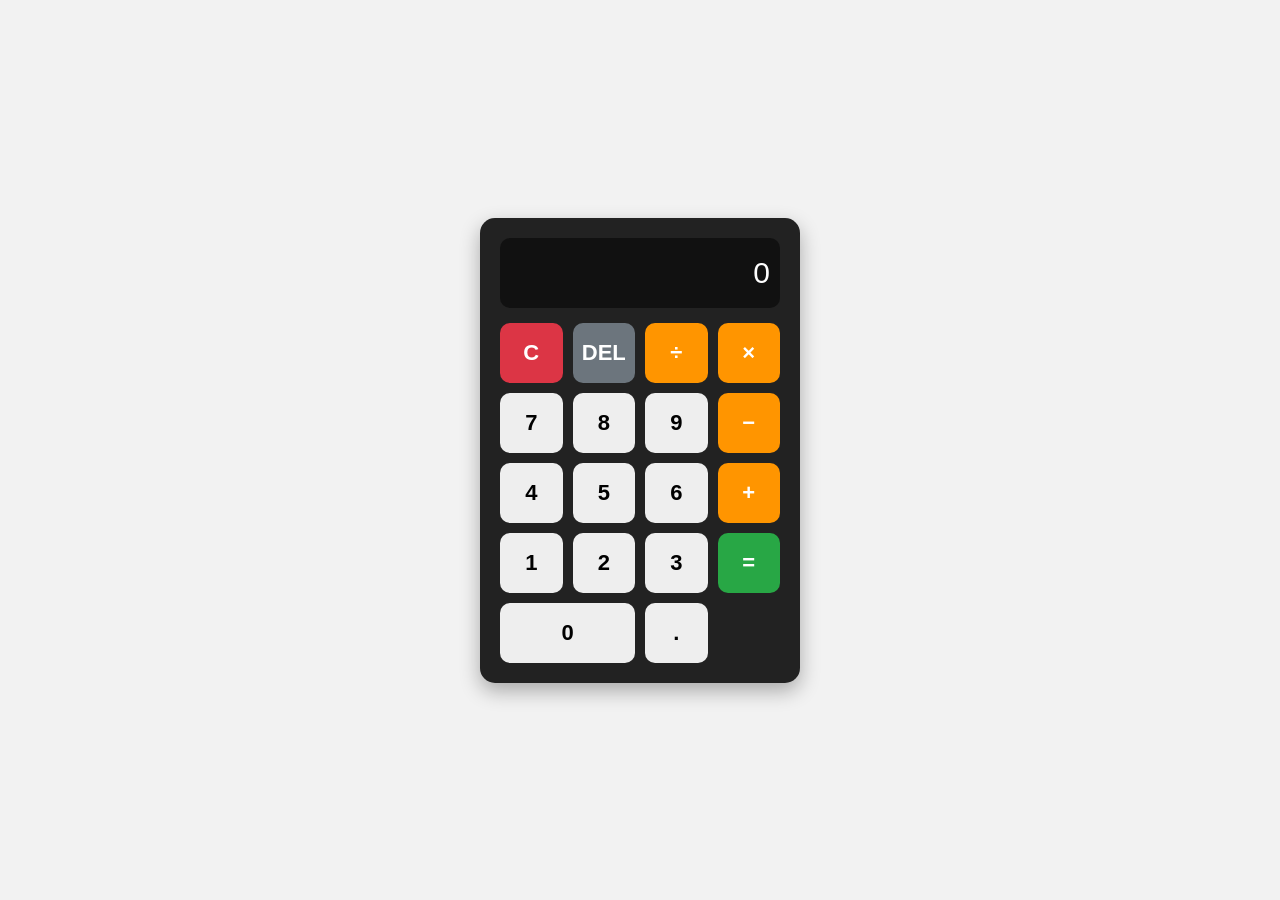
<file: WebDev-L2-Calculator/index.html>
<!DOCTYPE html>
<html lang="en">
<head>
    <meta charset="UTF-8">
    <meta name="viewport" content="width=device-width, initial-scale=1.0">
    <title>Calculator</title>

    <link rel="stylesheet" href="style.css">
</head>

<body>

    <div class="calculator">

        <div class="display">
            <input type="text" id="display" value="0" readonly>
        </div>

        <div class="buttons">

            <button class="clear" data-value="C">C</button>
            <button class="delete" data-value="DEL">DEL</button>
            <button class="operator" data-value="/">÷</button>
            <button class="operator" data-value="*">×</button>

            <button data-value="7">7</button>
            <button data-value="8">8</button>
            <button data-value="9">9</button>
            <button class="operator" data-value="-">−</button>

            <button data-value="4">4</button>
            <button data-value="5">5</button>
            <button data-value="6">6</button>
            <button class="operator" data-value="+">+</button>

            <button data-value="1">1</button>
            <button data-value="2">2</button>
            <button data-value="3">3</button>
            <button class="equals" data-value="=">=</button>

            <button class="zero" data-value="0">0</button>
            <button data-value=".">.</button>

        </div>

    </div>

    <script src="script.js"></script>

</body>
</html>
</file>
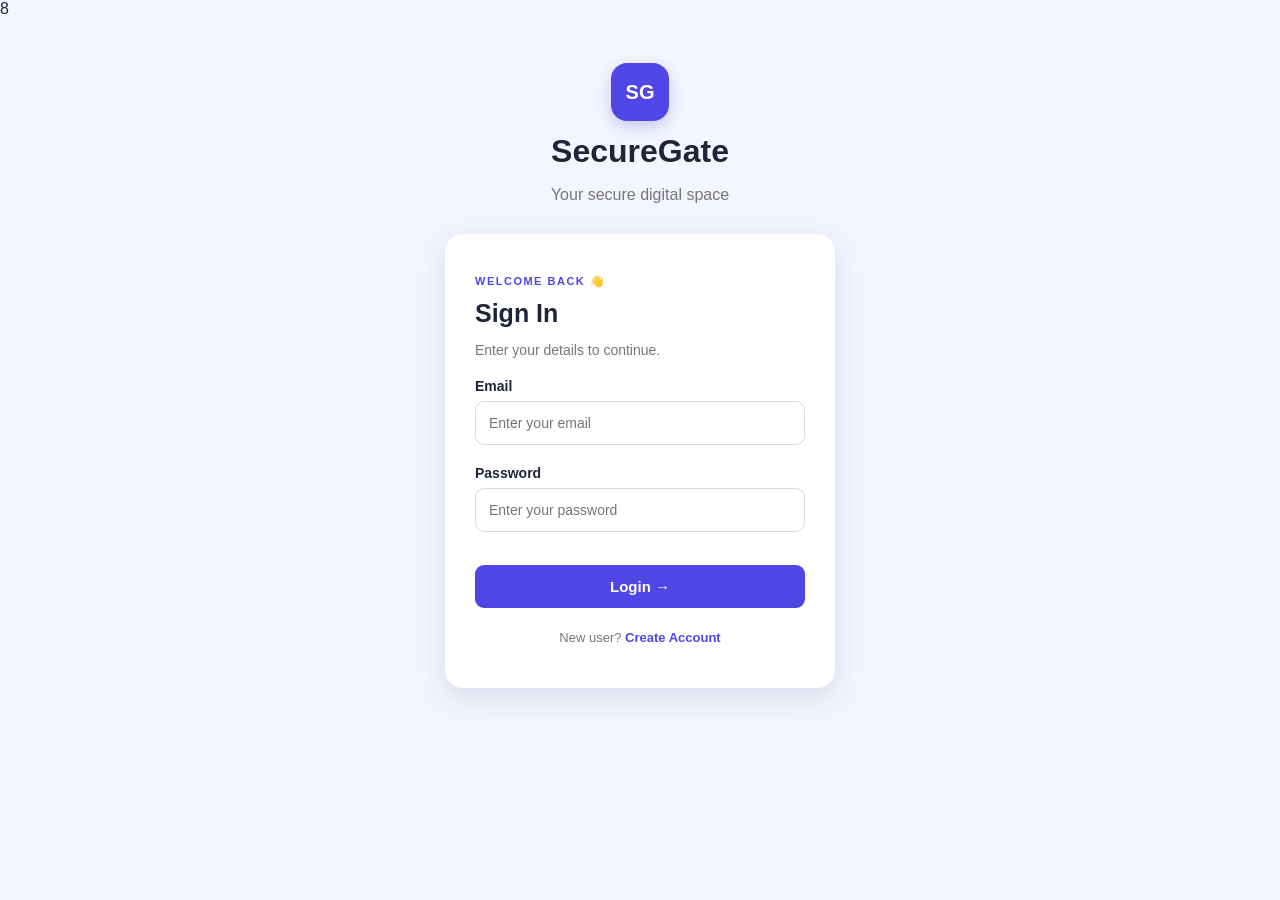
<file: WebDev-L2-LoginAuthenticationSystem/index.html>
8<!DOCTYPE html>
<html>
<head>
    <title>SecureGate - Login</title>
    <link rel="stylesheet" href="style.css">
</head>
<body>

<div class="logo">SG</div>
<h1>SecureGate</h1>
<p class="subtitle">Your secure digital space</p>

<div class="box">
    <p class="welcome">WELCOME BACK 👋</p>
    <h2>Sign In</h2>
    <p class="info">Enter your details to continue.</p>

    <form id="loginForm">

        <label>Email</label>
        <input type="email" id="loginEmail"
               placeholder="Enter your email" required>

        <label>Password</label>
        <input type="password" id="loginPassword"
               placeholder="Enter your password" required>

        <p id="loginError"></p>

        <button type="submit">Login →</button>
    </form>

    <p class="bottom">
        New user?
        <a href="register.html">Create Account</a>
    </p>
</div>

<script src="script.js"></script>
</body>
</html>
</file>
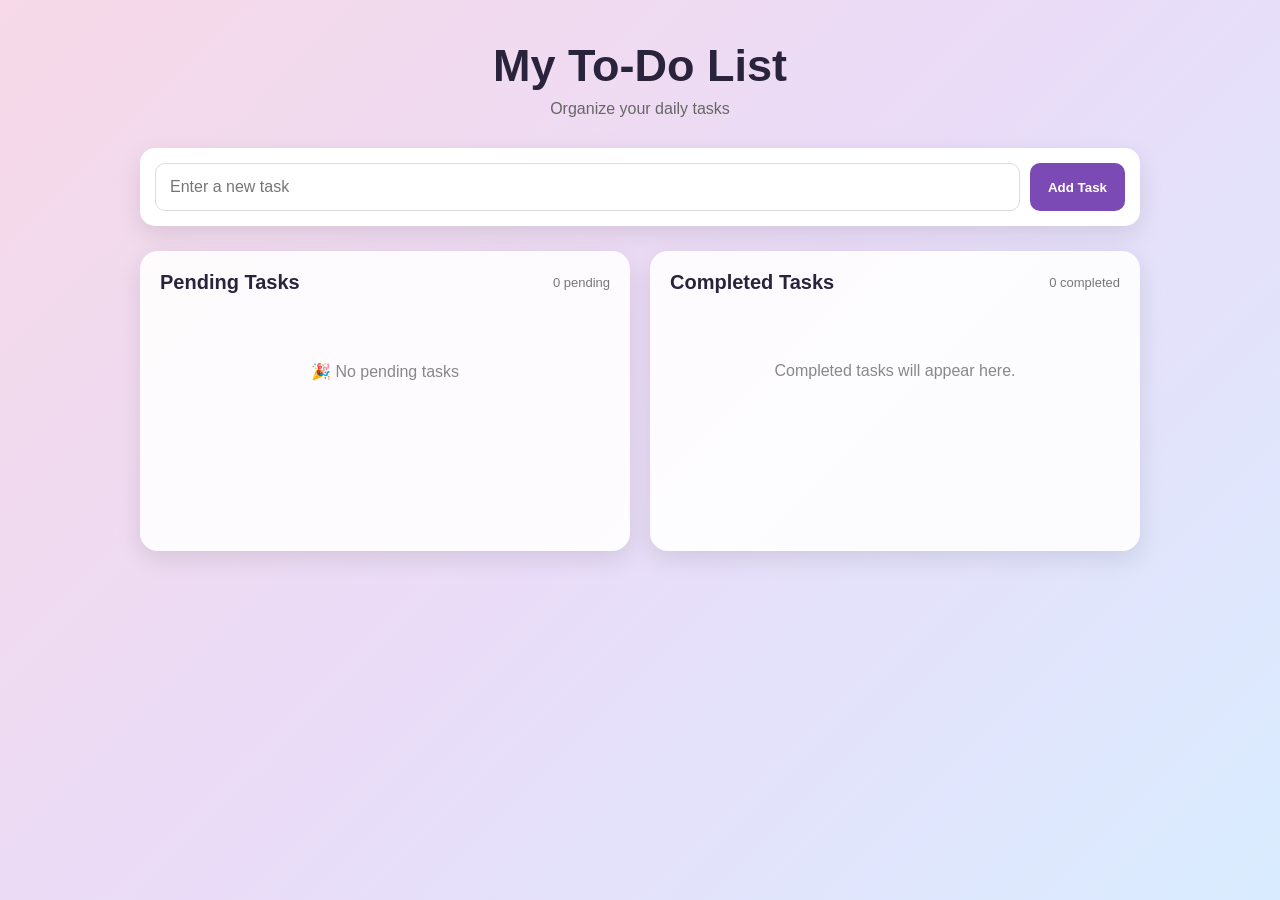
<file: WebDev-L2-ToDoWebApp/index.html>
<!DOCTYPE html>
<html lang="en">
<head>
    <meta charset="UTF-8">
    <meta name="viewport" content="width=device-width, initial-scale=1.0">
    <title>To-Do Web App</title>
    <link rel="stylesheet" href="style.css">
</head>

<body>

    <div class="container">

        <h1>My To-Do List</h1>
        <p class="subtitle">Organize your daily tasks</p>

        <!-- Add Task -->
        <div class="add-task">
            <input type="text" id="taskInput"
                   placeholder="Enter a new task">

            <button onclick="addTask()">Add Task</button>
        </div>

        <div class="lists">

            <!-- Pending Tasks -->
            <div class="task-box">
                <div class="heading">
                    <h2>Pending Tasks</h2>
                    <span id="pendingCount">0 pending</span>
                </div>

                <ul id="pendingList"></ul>

                <p id="pendingEmpty">
                    🎉 No pending tasks
                </p>
            </div>

            <!-- Completed Tasks -->
            <div class="task-box">
                <div class="heading">
                    <h2>Completed Tasks</h2>
                    <span id="completedCount">0 completed</span>
                </div>

                <ul id="completedList"></ul>

                <p id="completedEmpty">
                    Completed tasks will appear here.
                </p>
            </div>

        </div>
    </div>

    <script src="script.js"></script>

</body>
</html>
</file>
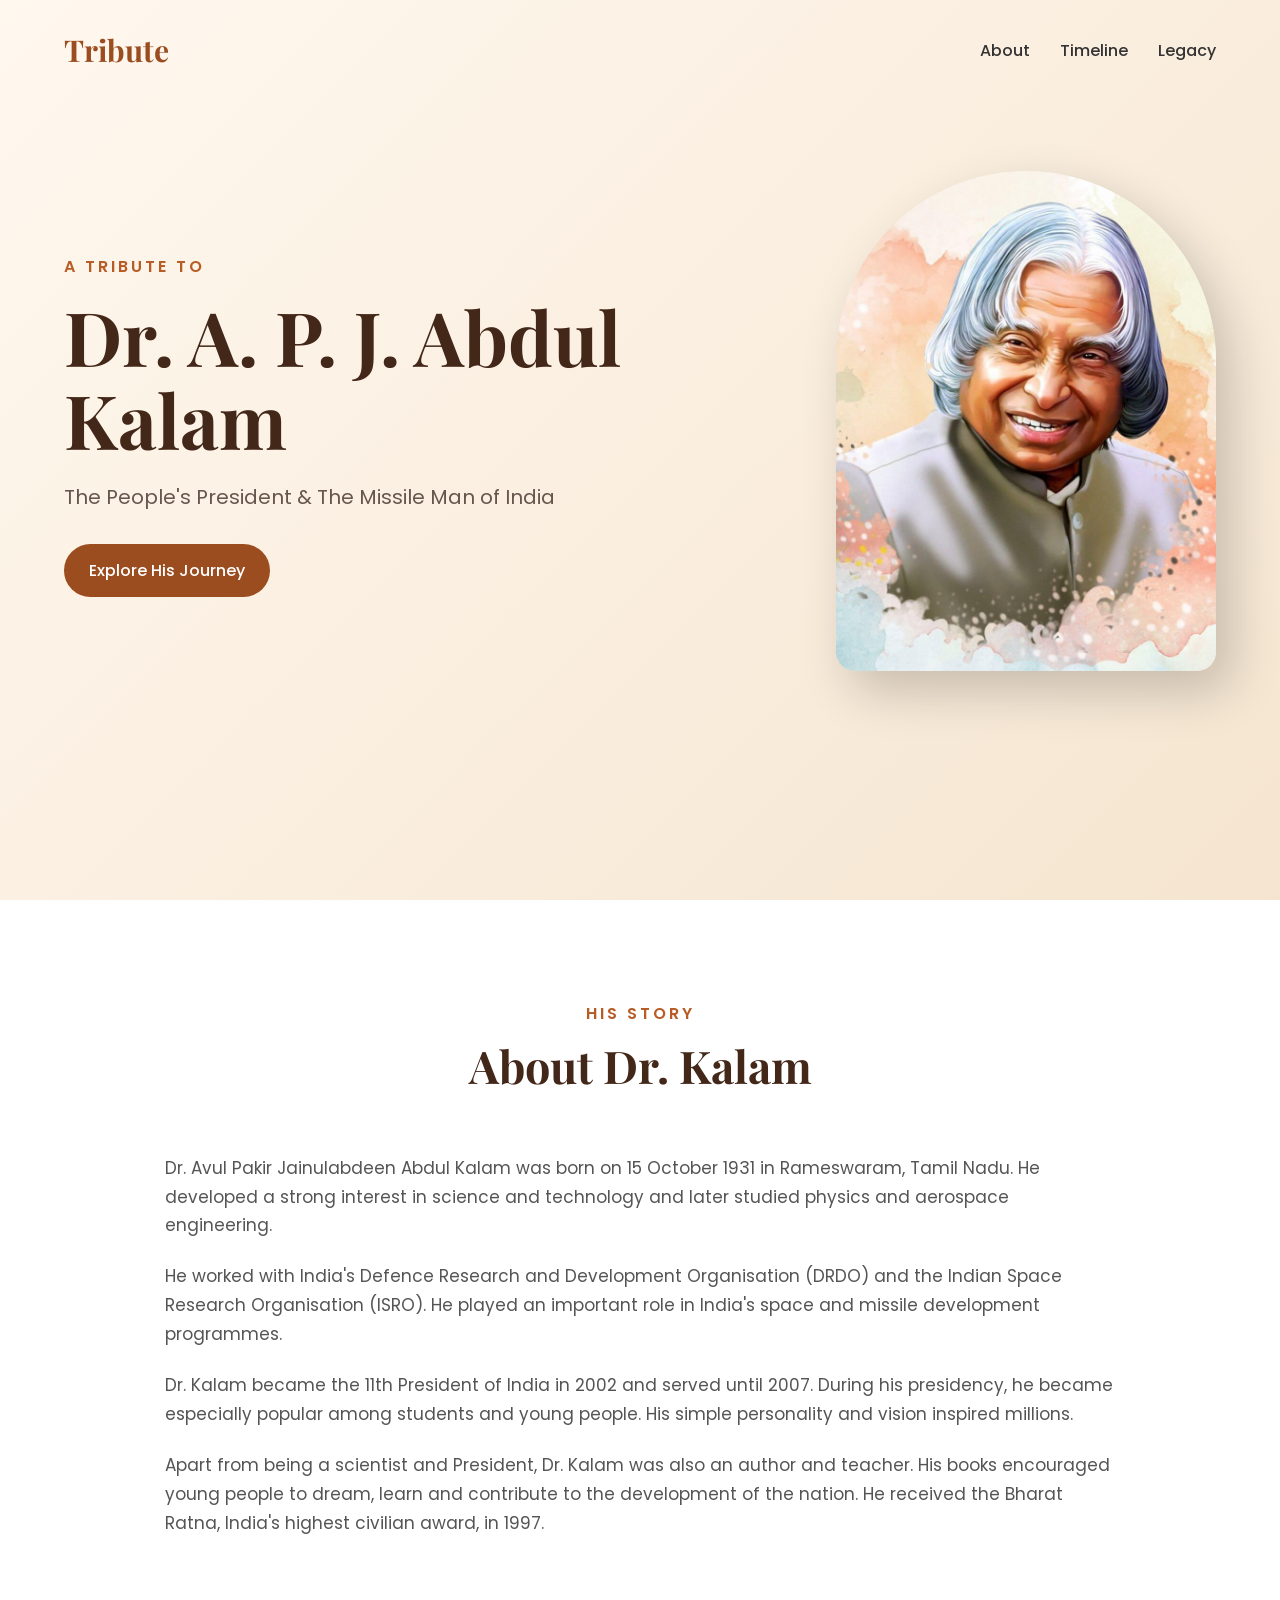
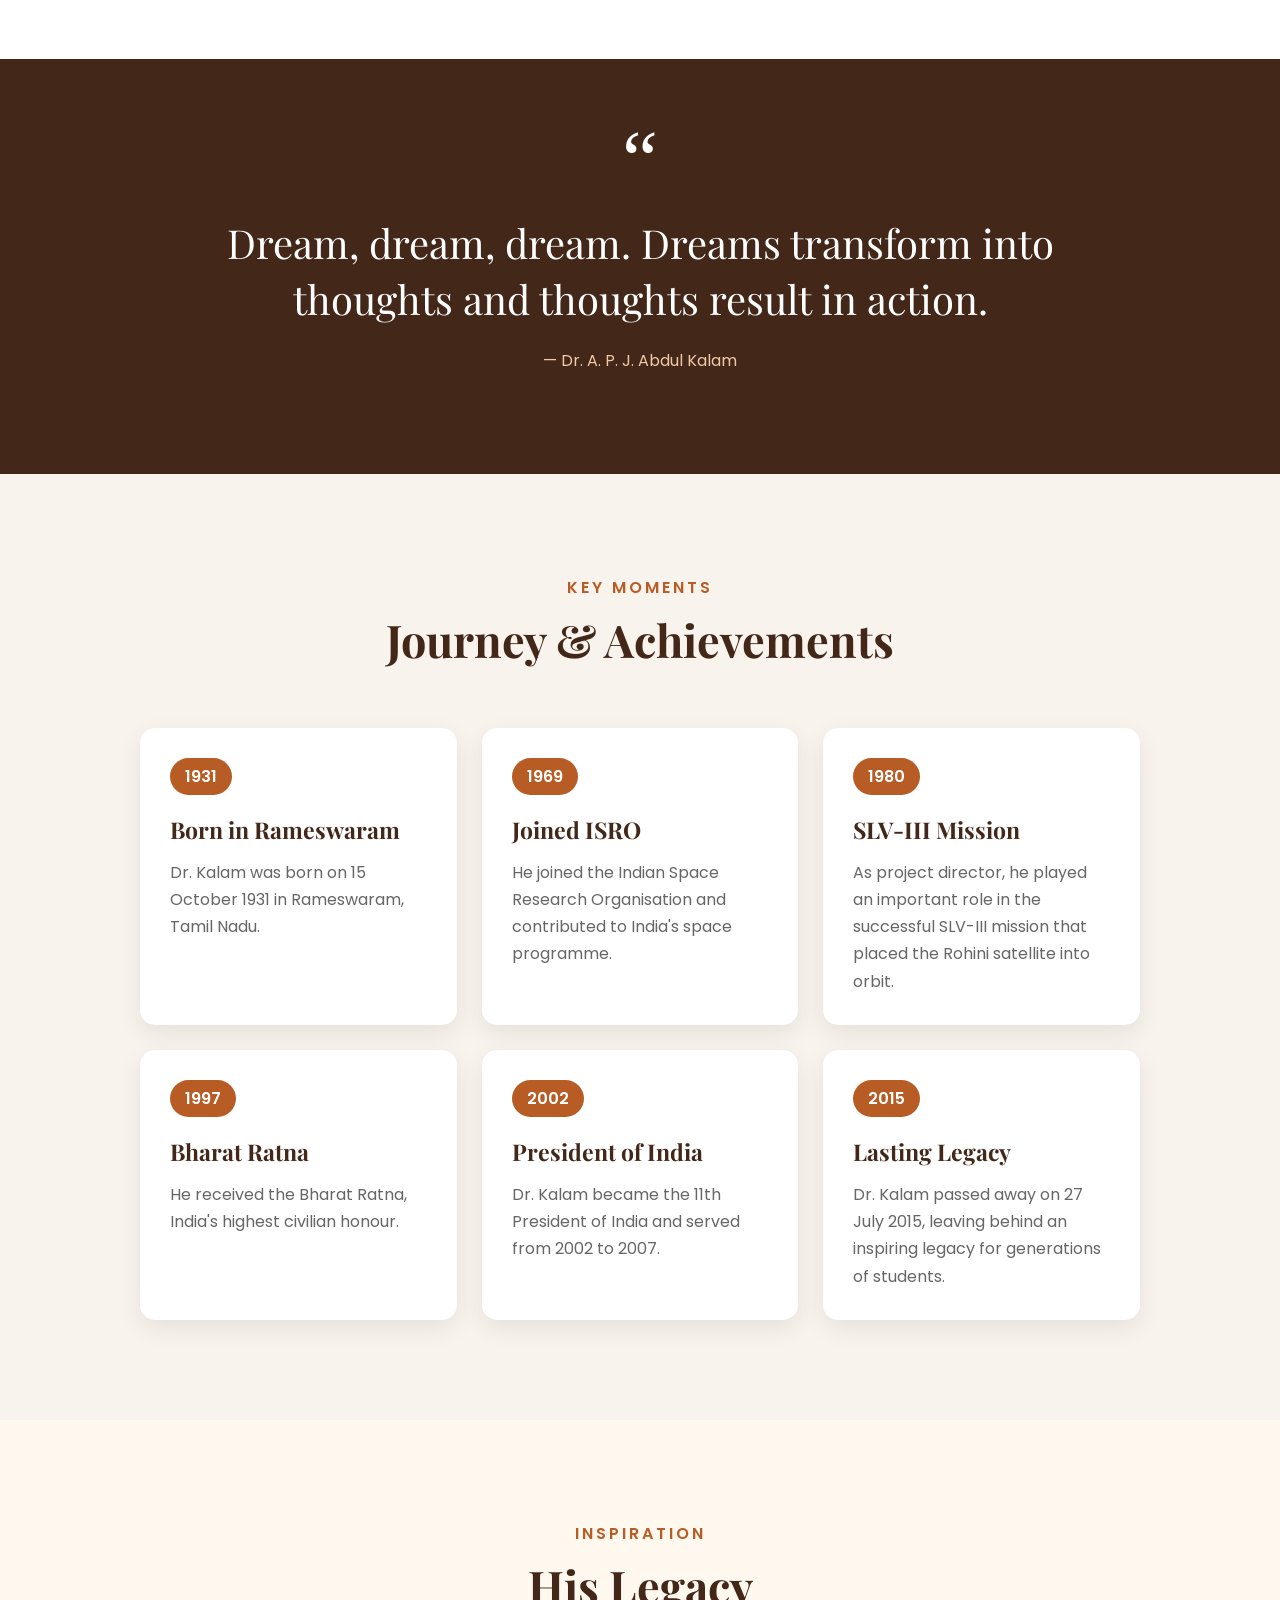
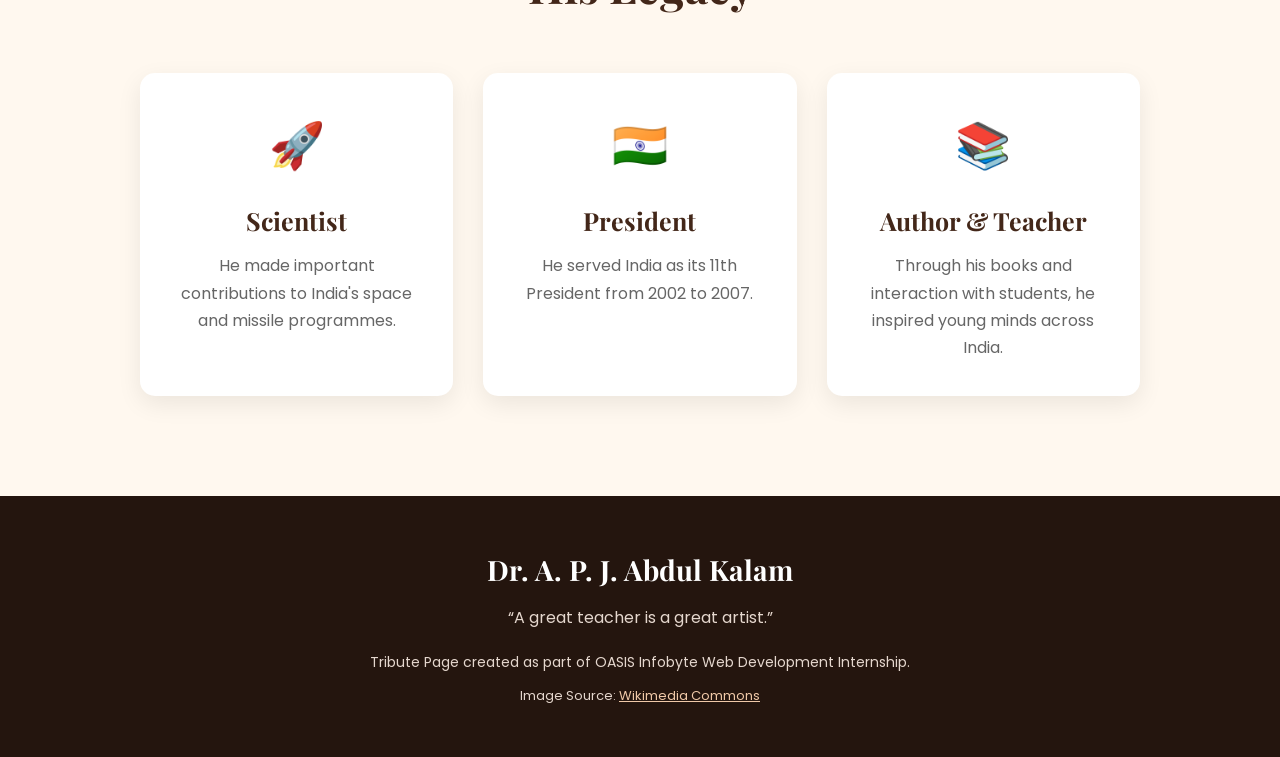
<file: WebDev-L2-TributePage/index.html>
<!DOCTYPE html>
<html lang="en">
<head>
    <meta charset="UTF-8">
    <meta name="viewport" content="width=device-width, initial-scale=1.0">

    <title>Dr. A. P. J. Abdul Kalam - Tribute Page</title>

    <!-- Google Fonts -->
    <link rel="preconnect" href="https://fonts.googleapis.com">
    <link rel="preconnect" href="https://fonts.gstatic.com" crossorigin>

    <link href="https://fonts.googleapis.com/css2?family=Playfair+Display:wght@600;700&family=Poppins:wght@400;500;600&display=swap"
          rel="stylesheet">

    <link rel="stylesheet" href="style.css">
</head>

<body>

    <!-- Header Section -->
    <header class="hero">

        <nav>
            <h2>Tribute</h2>

            <ul>
                <li><a href="#about">About</a></li>
                <li><a href="#timeline">Timeline</a></li>
                <li><a href="#legacy">Legacy</a></li>
            </ul>
        </nav>

        <div class="hero-content">

            <div class="hero-text">
                <p class="small-title">A TRIBUTE TO</p>

                <h1>Dr. A. P. J. Abdul Kalam</h1>

                <p class="tagline">
                    The People's President &amp; The Missile Man of India
                </p>

                <a href="#about" class="btn">Explore His Journey</a>
            </div>

            <div class="hero-image">
                <!-- Wikimedia Commons image -->
                <img
                    src="A.P.J.Abdul kalam.jpeg"
                    alt="Dr. A. P. J. Abdul Kalam">
            </div>

        </div>

    </header>


    <!-- About Section -->
    <section id="about" class="about">

        <div class="section-title">
            <p>HIS STORY</p>
            <h2>About Dr. Kalam</h2>
        </div>

        <div class="about-content">

            <p>
                Dr. Avul Pakir Jainulabdeen Abdul Kalam was born on
                15 October 1931 in Rameswaram, Tamil Nadu. He developed
                a strong interest in science and technology and later
                studied physics and aerospace engineering.
            </p>

            <p>
                He worked with India's Defence Research and Development
                Organisation (DRDO) and the Indian Space Research
                Organisation (ISRO). He played an important role in
                India's space and missile development programmes.
            </p>

            <p>
                Dr. Kalam became the 11th President of India in 2002
                and served until 2007. During his presidency, he became
                especially popular among students and young people.
                His simple personality and vision inspired millions.
            </p>

            <p>
                Apart from being a scientist and President, Dr. Kalam
                was also an author and teacher. His books encouraged
                young people to dream, learn and contribute to the
                development of the nation. He received the Bharat Ratna,
                India's highest civilian award, in 1997.
            </p>

        </div>

    </section>


    <!-- Quote Section -->
    <section class="quote-section">

        <div class="quote-box">

            <span class="quote-mark">“</span>

            <blockquote>
                Dream, dream, dream. Dreams transform into thoughts
                and thoughts result in action.
            </blockquote>

            <p>— Dr. A. P. J. Abdul Kalam</p>

        </div>

    </section>


    <!-- Timeline Section -->
    <section id="timeline" class="timeline-section">

        <div class="section-title">
            <p>KEY MOMENTS</p>
            <h2>Journey &amp; Achievements</h2>
        </div>

        <div class="timeline">

            <div class="timeline-card">
                <span class="year">1931</span>

                <h3>Born in Rameswaram</h3>

                <p>
                    Dr. Kalam was born on 15 October 1931
                    in Rameswaram, Tamil Nadu.
                </p>
            </div>


            <div class="timeline-card">
                <span class="year">1969</span>

                <h3>Joined ISRO</h3>

                <p>
                    He joined the Indian Space Research Organisation
                    and contributed to India's space programme.
                </p>
            </div>


            <div class="timeline-card">
                <span class="year">1980</span>

                <h3>SLV-III Mission</h3>

                <p>
                    As project director, he played an important role
                    in the successful SLV-III mission that placed the
                    Rohini satellite into orbit.
                </p>
            </div>


            <div class="timeline-card">
                <span class="year">1997</span>

                <h3>Bharat Ratna</h3>

                <p>
                    He received the Bharat Ratna, India's
                    highest civilian honour.
                </p>
            </div>


            <div class="timeline-card">
                <span class="year">2002</span>

                <h3>President of India</h3>

                <p>
                    Dr. Kalam became the 11th President of India
                    and served from 2002 to 2007.
                </p>
            </div>


            <div class="timeline-card">
                <span class="year">2015</span>

                <h3>Lasting Legacy</h3>

                <p>
                    Dr. Kalam passed away on 27 July 2015,
                    leaving behind an inspiring legacy for
                    generations of students.
                </p>
            </div>

        </div>

    </section>


    <!-- Legacy Section -->
    <section id="legacy" class="legacy">

        <div class="section-title">
            <p>INSPIRATION</p>
            <h2>His Legacy</h2>
        </div>

        <div class="legacy-content">

            <div class="legacy-card">
                <div class="icon">🚀</div>

                <h3>Scientist</h3>

                <p>
                    He made important contributions to India's
                    space and missile programmes.
                </p>
            </div>


            <div class="legacy-card">
                <div class="icon">🇮🇳</div>

                <h3>President</h3>

                <p>
                    He served India as its 11th President from
                    2002 to 2007.
                </p>
            </div>


            <div class="legacy-card">
                <div class="icon">📚</div>

                <h3>Author &amp; Teacher</h3>

                <p>
                    Through his books and interaction with students,
                    he inspired young minds across India.
                </p>
            </div>

        </div>

    </section>


    <!-- Footer -->
    <footer>

        <h3>Dr. A. P. J. Abdul Kalam</h3>

        <p>
            “A great teacher is a great artist.”
        </p>

        <p class="credit">
            Tribute Page created as part of OASIS Infobyte Web Development Internship.
        </p>

        <p class="source">
            Image Source:
            <a href="https://commons.wikimedia.org/wiki/File:A._P._J._Abdul_Kalam.jpg"
               target="_blank">
                Wikimedia Commons
            </a>
        </p>

    </footer>

</body>
</html>
</file>
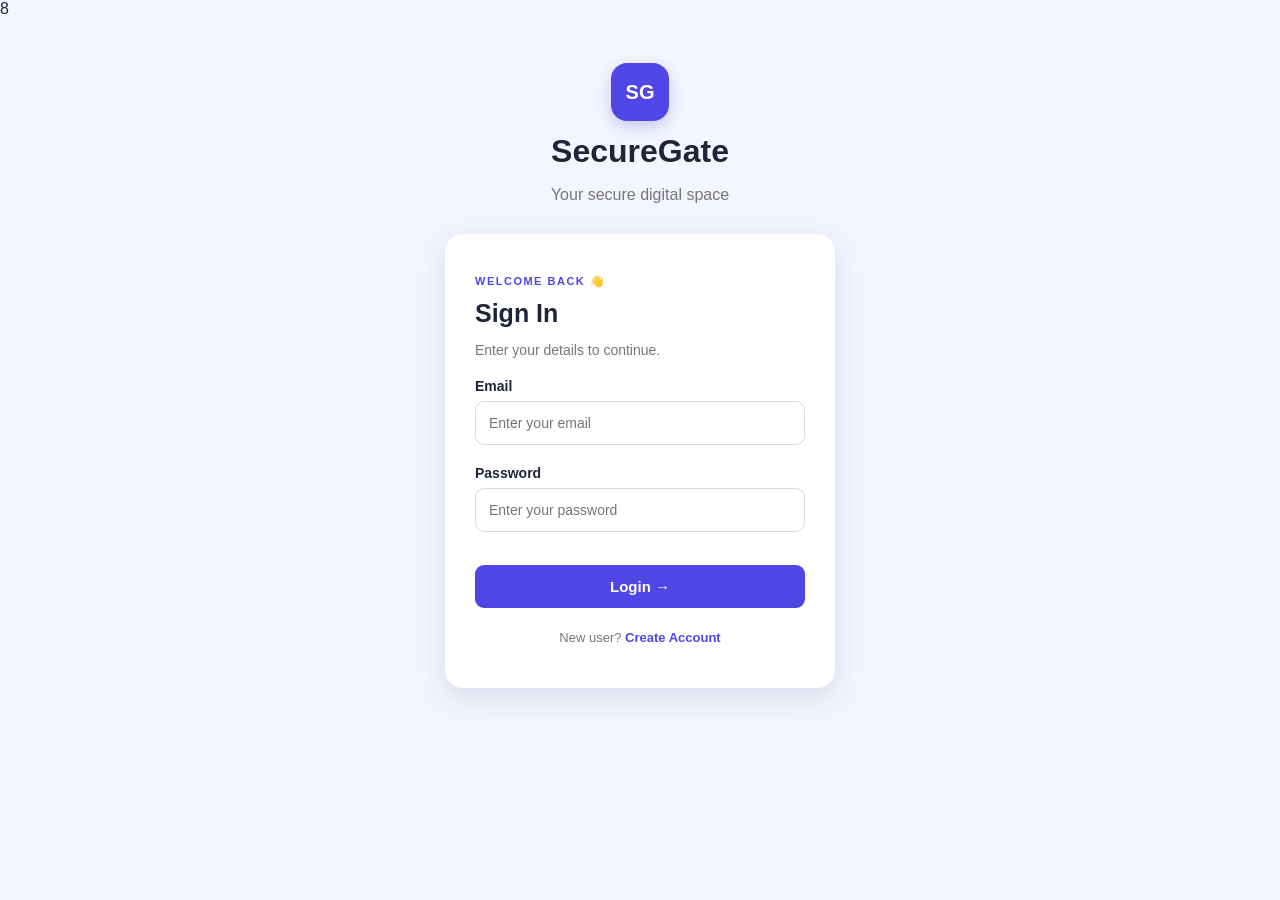
<file: WebDev-L2-LoginAuthenticationSystem/dashboard.html>
<!DOCTYPE html>
<html>
<head>
    <title>SecureGate - Dashboard</title>
    <link rel="stylesheet" href="style.css">
</head>
<body>

<div class="dashboard">

    <div class="dashHead">
        <div>
            <small>PRIVATE DASHBOARD</small>
            <h1>Welcome, <span id="userName"></span> 👋</h1>
            <p>You have successfully entered your protected space.</p>
        </div>

        <div class="shield">🛡️</div>
    </div>

    <div class="cards">

        <div class="status">
            <div class="symbol">✓</div>
            <h3>Authentication</h3>
            <p>Your login session is currently active.</p>
            <span>ACTIVE</span>
        </div>

        <div class="status">
            <div class="symbol">🔒</div>
            <h3>Security</h3>
            <p>Your account is protected.</p>
            <span>PROTECTED</span>
        </div>

        <div class="status">
            <div class="symbol">↟</div>
            <h3>Access</h3>
            <p>Successful authentication verified.</p>
            <span>VERIFIED</span>
        </div>

    </div>

    <div class="security">

        <small>ACCOUNT</small>
        <h2>Security Center</h2>

        <div class="row">
            <span>Username</span>
            <b id="username"></b>
        </div>

        <div class="row">
            <span>Account Status</span>
            <b class="green">Authenticated</b>
        </div>

        <div class="row">
            <span>Session</span>
            <b>Active</b>
        </div>

        <button onclick="logout()">Logout</button>

    </div>

</div>

<script>

let name = localStorage.getItem("name");

if (!name) {
    window.location.href = "index.html";
}

document.getElementById("userName").innerText = name;
document.getElementById("username").innerText = name;

function logout() {
    window.location.href = "index.html";
}

</script>

</body>
</html>
</file>
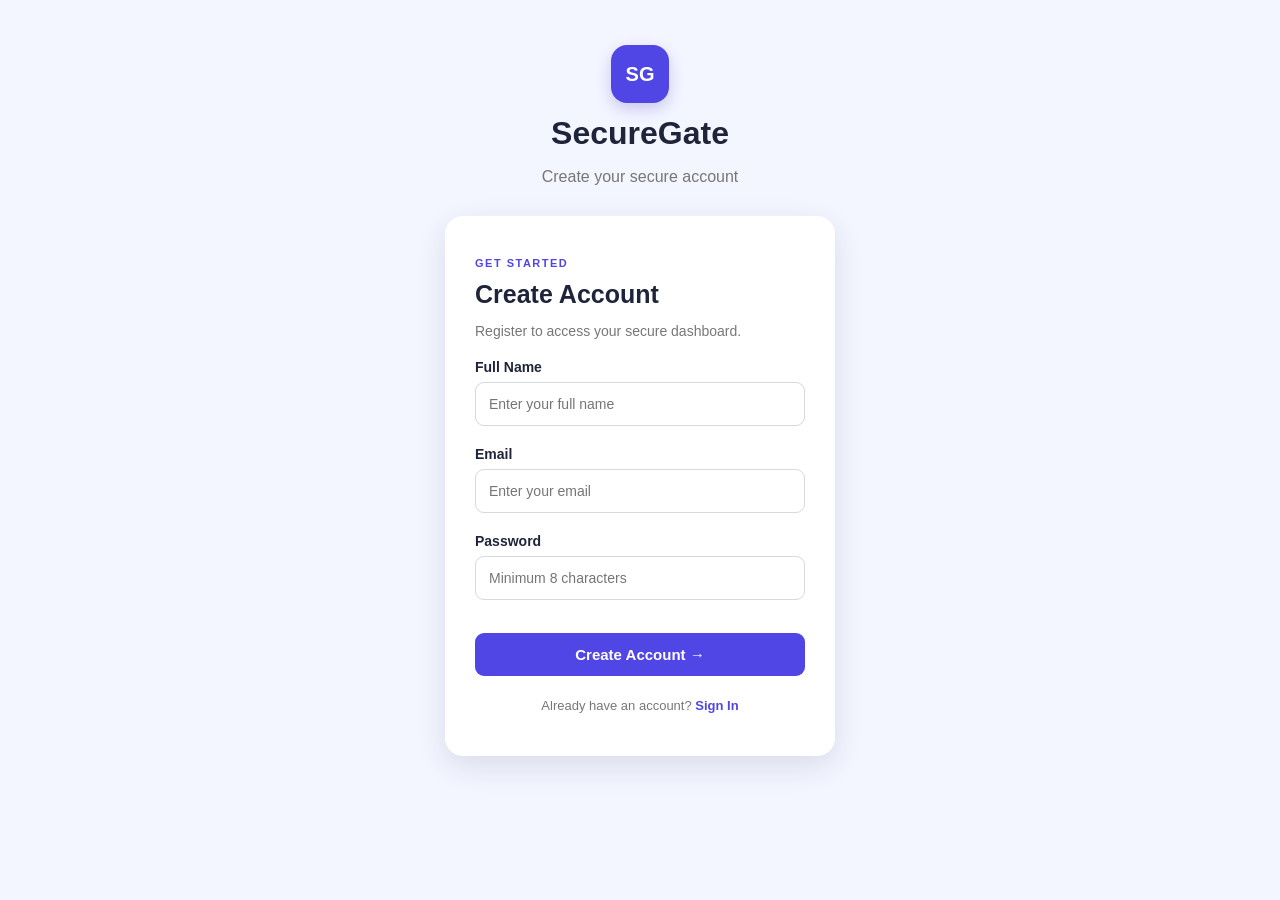
<file: WebDev-L2-LoginAuthenticationSystem/register.html>
<!DOCTYPE html>
<html>
<head>
    <title>SecureGate - Register</title>
    <link rel="stylesheet" href="style.css">
</head>
<body>

<div class="logo">SG</div>
<h1>SecureGate</h1>
<p class="subtitle">Create your secure account</p>

<div class="box">
    <p class="welcome">GET STARTED</p>
    <h2>Create Account</h2>
    <p class="info">Register to access your secure dashboard.</p>

    <form id="registerForm">

        <label>Full Name</label>
        <input type="text" id="name"
               placeholder="Enter your full name" required>

        <label>Email</label>
        <input type="email" id="email"
               placeholder="Enter your email" required>

        <label>Password</label>
        <input type="password" id="password"
               placeholder="Minimum 8 characters" required>

        <p id="error"></p>

        <button type="submit">Create Account →</button>
    </form>

    <p class="bottom">
        Already have an account?
        <a href="index.html">Sign In</a>
    </p>
</div>

<script src="script.js"></script>
</body>
</html>
</file>
<file: WebDev-L2-Calculator/style.css>
* {
    box-sizing: border-box;
    margin: 0;
    padding: 0;
}

body {
    font-family: Arial, sans-serif;
    background: #f2f2f2;

    display: flex;
    justify-content: center;
    align-items: center;

    min-height: 100vh;
}

.calculator {
    width: 320px;
    background: #222;
    padding: 20px;
    border-radius: 15px;
    box-shadow: 0 8px 20px rgba(0, 0, 0, 0.3);
}

.display {
    margin-bottom: 15px;
}

#display {
    width: 100%;
    height: 70px;

    border: none;
    outline: none;

    border-radius: 10px;

    background: #111;
    color: white;

    text-align: right;
    font-size: 30px;

    padding: 10px;
}

.buttons {
    display: grid;

    grid-template-columns: repeat(4, 1fr);

    gap: 10px;
}

button {
    height: 60px;

    border: none;
    border-radius: 10px;

    font-size: 22px;
    font-weight: bold;

    cursor: pointer;

    background: #eee;
}

button:hover {
    opacity: 0.8;
}

.operator {
    background: #ff9500;
    color: white;
}

.equals {
    background: #28a745;
    color: white;

    grid-row: span 2;
}

.clear {
    background: #dc3545;
    color: white;
}

.delete {
    background: #6c757d;
    color: white;
}

.zero {
    grid-column: span 2;
}
</file>
<file: WebDev-L2-LoginAuthenticationSystem/style.css>
* {
    box-sizing: border-box;
}

body {
    margin: 0;
    font-family: Arial, sans-serif;
    background: #f3f5ff;
    color: #20243a;
}

/* LOGO */

.logo {
    width: 58px;
    height: 58px;
    margin: 45px auto 12px;

    background: #5046e5;
    color: white;

    border-radius: 16px;

    display: flex;
    align-items: center;
    justify-content: center;

    font-size: 20px;
    font-weight: bold;

    box-shadow: 0 6px 15px #c9c8ef;
}

h1 {
    text-align: center;
    margin: 8px 0;
    color: #20243a;
}

.subtitle {
    text-align: center;
    color: #777;
}

/* LOGIN / REGISTER CARD */

.box {
    width: 390px;
    max-width: 90%;

    margin: 30px auto;
    padding: 30px;

    background: white;

    border-radius: 18px;

    box-shadow: 0 10px 30px rgba(40, 45, 80, 0.12);
}

.welcome {
    color: #5046e5 !important;
    font-size: 11px;
    font-weight: bold;
    letter-spacing: 1.5px;
}

.box h2 {
    margin: 8px 0;
    font-size: 25px;
}

.info {
    color: #777;
    font-size: 14px;
}

/* FORM */

label {
    display: block;
    margin-top: 20px;

    font-size: 14px;
    font-weight: bold;
}

input {
    width: 100%;

    padding: 13px;
    margin-top: 7px;

    border: 1px solid #d6d9e4;
    border-radius: 9px;

    font-size: 14px;
}

input:focus {
    outline: none;
    border-color: #5046e5;
    box-shadow: 0 0 0 3px #eeeeff;
}

button {
    width: 100%;

    padding: 13px;
    margin-top: 20px;

    border: none;
    border-radius: 9px;

    background: #5046e5;
    color: white;

    font-size: 15px;
    font-weight: bold;

    cursor: pointer;
}

button:hover {
    background: #4038c7;
}

#error,
#loginError {
    color: #d43b3b;
    font-size: 13px;
}

.bottom {
    text-align: center;
    margin-top: 22px;

    color: #777;
    font-size: 13px;
}

a {
    color: #5046e5;
    font-weight: bold;
    text-decoration: none;
}


/* =========================
   DASHBOARD
========================= */

.dashboard {
    width: 90%;
    max-width: 1000px;
    margin: 45px auto;
}

/* HEADER */

.dashHead {
    padding: 30px;

    background: linear-gradient(
        120deg,
        #5046e5,
        #655cf0
    );

    color: white;

    border-radius: 17px;

    display: flex;
    justify-content: space-between;
    align-items: center;

    box-shadow: 0 10px 25px #d4d3f2;
}

.dashHead small {
    font-size: 9px;
    letter-spacing: 2px;
}

.dashHead h1 {
    text-align: left;
    color: white;

    margin: 9px 0;
    font-size: 25px;
}

.dashHead p {
    margin: 0;
    font-size: 12px;
}

.shield {
    width: 70px;
    height: 70px;

    border-radius: 18px;

    background: rgba(255,255,255,0.15);

    display: flex;
    align-items: center;
    justify-content: center;

    font-size: 35px;
}

/* THREE CARDS */

.cards {
    display: grid;
    grid-template-columns: repeat(3, 1fr);

    gap: 15px;

    margin-top: 16px;
}

.status {
    background: white;

    padding: 20px;

    border-radius: 12px;

    box-shadow: 0 4px 15px #e0e1ea;
}

.symbol {
    width: 27px;
    height: 27px;

    background: #f1f2ff;

    border-radius: 7px;

    display: flex;
    align-items: center;
    justify-content: center;
}

.status h3 {
    font-size: 14px;
    margin: 12px 0 5px;
}

.status p {
    color: #777;
    font-size: 11px;
    line-height: 1.5;
}

.status span {
    display: inline-block;

    margin-top: 5px;

    padding: 4px 8px;

    background: #e3f7ef;
    color: #159a72;

    border-radius: 10px;

    font-size: 8px;
    font-weight: bold;
}

/* SECURITY CENTER */

.security {
    margin-top: 16px;

    background: white;

    padding: 25px;

    border-radius: 12px;

    box-shadow: 0 4px 15px #e0e1ea;
}

.security small {
    color: #777;

    font-size: 9px;
    letter-spacing: 2px;
}

.security h2 {
    margin: 6px 0 18px;
    font-size: 20px;
}

.row {
    display: flex;
    justify-content: space-between;

    padding: 12px 0;

    border-bottom: 1px solid #eee;

    font-size: 12px;
}

.row span {
    color: #888;
}

.green {
    color: #159a72;
}


/* MOBILE */

@media (max-width: 700px) {

    .cards {
        grid-template-columns: 1fr;
    }

    .dashboard {
        width: 94%;
        margin: 25px auto;
    }

    .dashHead h1 {
        font-size: 20px;
    }

    .shield {
        width: 55px;
        height: 55px;
        font-size: 28px;
    }
}
</file>
<file: WebDev-L2-ToDoWebApp/style.css>
* {
    box-sizing: border-box;
    margin: 0;
    padding: 0;
}

body {
    min-height: 100vh;
    font-family: Arial, sans-serif;

    background: linear-gradient(
        135deg,
        #f7d9e8,
        #eadcf8,
        #d9ecff
    );

    padding: 40px 20px;
    color: #29243b;
}

.container {
    max-width: 1000px;
    margin: auto;
}

h1 {
    text-align: center;
    font-size: 45px;
    margin-bottom: 8px;
}

.subtitle {
    text-align: center;
    margin-bottom: 30px;
    color: #666;
}

/* Add task area */

.add-task {
    display: flex;
    gap: 10px;

    background: white;
    padding: 15px;

    border-radius: 15px;

    margin-bottom: 25px;

    box-shadow: 0 8px 25px rgba(0,0,0,0.1);
}

#taskInput {
    flex: 1;

    padding: 14px;

    border: 1px solid #ddd;
    border-radius: 10px;

    font-size: 16px;

    outline: none;
}

#taskInput:focus {
    border-color: #8c55bd;
}

button {
    border: none;
    border-radius: 10px;

    padding: 12px 18px;

    background: #7b4ab5;
    color: white;

    font-weight: bold;

    cursor: pointer;
}

button:hover {
    opacity: 0.9;
}

/* Lists */

.lists {
    display: grid;

    grid-template-columns: 1fr 1fr;

    gap: 20px;
}

.task-box {
    background: rgba(255,255,255,0.9);

    border-radius: 18px;

    padding: 20px;

    min-height: 300px;

    box-shadow: 0 8px 25px rgba(0,0,0,0.1);
}

.heading {
    display: flex;

    justify-content: space-between;
    align-items: center;

    margin-bottom: 18px;
}

.heading h2 {
    font-size: 20px;
}

.heading span {
    font-size: 13px;
    color: #777;
}

/* Task */

ul {
    list-style: none;

    display: flex;
    flex-direction: column;

    gap: 12px;
}

.task {
    background: white;

    padding: 14px;

    border-radius: 12px;

    border: 1px solid #eee;
}

.task-text {
    font-weight: bold;

    word-break: break-word;
}

.completed .task-text {
    text-decoration: line-through;

    color: #888;
}

/* Timestamp */

.timestamp {
    display: block;

    margin-top: 6px;

    font-size: 11px;

    color: #888;
}

/* Buttons */

.actions {
    display: flex;

    gap: 7px;

    margin-top: 10px;
}

.actions button {
    padding: 8px 10px;

    font-size: 12px;
}

.complete-btn {
    background: #3c8d68;
}

.edit-btn {
    background: #c58b32;
}

.delete-btn {
    background: #c85461;
}

/* Empty message */

#pendingEmpty,
#completedEmpty {
    text-align: center;

    padding: 50px 10px;

    color: #888;
}

/* Edit input */

.edit-input {
    width: 100%;

    padding: 8px;

    border: 1px solid #aaa;

    border-radius: 8px;

    font-size: 15px;
}

/* Mobile */

@media (max-width: 700px) {

    .lists {
        grid-template-columns: 1fr;
    }

    .add-task {
        flex-direction: column;
    }

    #taskInput {
        width: 100%;
    }

    .add-task button {
        padding: 13px;
    }

    h1 {
        font-size: 35px;
    }
}
</file>
<file: WebDev-L2-TributePage/style.css>
/* ===================================
   GENERAL SETTINGS
=================================== */

* {
    margin: 0;
    padding: 0;
    box-sizing: border-box;
}

html {
    scroll-behavior: smooth;
}

body {
    font-family: 'Poppins', sans-serif;
    color: #222;
    line-height: 1.7;
}


/* ===================================
   NAVIGATION
=================================== */

.hero {
    min-height: 100vh;
    background: linear-gradient(135deg, #fff8ef, #f5e5d0);
}

nav {
    width: 90%;
    max-width: 1200px;
    margin: auto;

    display: flex;
    justify-content: space-between;
    align-items: center;

    padding: 25px 0;
}

nav h2 {
    font-family: 'Playfair Display', serif;
    font-size: 30px;
    color: #9b4d20;
}

nav ul {
    display: flex;
    list-style: none;
    gap: 30px;
}

nav ul li a {
    text-decoration: none;
    color: #333;
    font-weight: 500;
}

nav ul li a:hover {
    color: #b85c25;
}


/* ===================================
   HERO SECTION
=================================== */

.hero-content {
    width: 90%;
    max-width: 1200px;
    margin: 70px auto;

    display: flex;
    align-items: center;
    justify-content: space-between;

    gap: 60px;
}

.hero-text {
    flex: 1;
}

.small-title {
    color: #b85c25;
    font-weight: 600;
    letter-spacing: 3px;
    margin-bottom: 15px;
}

.hero-text h1 {
    font-family: 'Playfair Display', serif;
    font-size: clamp(45px, 6vw, 75px);
    line-height: 1.1;
    color: #432719;
    margin-bottom: 20px;
}

.tagline {
    font-size: 20px;
    color: #66564d;
    margin-bottom: 30px;
}

.btn {
    display: inline-block;

    background: #9b4d20;
    color: white;

    padding: 13px 25px;

    border-radius: 30px;

    text-decoration: none;
    font-weight: 500;

    transition: 0.3s;
}

.btn:hover {
    background: #673016;
    transform: translateY(-3px);
}


/* ===================================
   HERO IMAGE
=================================== */

.hero-image {
    flex: 0 0 380px;
}

.hero-image img {
    width: 100%;
    height: 500px;

    object-fit: cover;

    border-radius: 200px 200px 20px 20px;

    box-shadow: 15px 20px 50px rgba(0, 0, 0, 0.2);
}


/* ===================================
   SECTION TITLE
=================================== */

.section-title {
    text-align: center;
    margin-bottom: 50px;
}

.section-title p {
    color: #b85c25;
    font-weight: 600;
    letter-spacing: 3px;
}

.section-title h2 {
    font-family: 'Playfair Display', serif;
    font-size: 45px;
    color: #432719;
}


/* ===================================
   ABOUT
=================================== */

.about {
    padding: 100px 10%;
    background: #ffffff;
}

.about-content {
    max-width: 950px;
    margin: auto;
}

.about-content p {
    font-size: 17px;
    margin-bottom: 22px;
    color: #555;
}


/* ===================================
   QUOTE
=================================== */

.quote-section {
    padding: 100px 10%;

    background: #432719;
    color: white;

    text-align: center;
}

.quote-box {
    max-width: 900px;
    margin: auto;
}

.quote-mark {
    font-family: Georgia, serif;
    font-size: 80px;
    line-height: 0;
}

blockquote {
    font-family: 'Playfair Display', serif;
    font-size: clamp(25px, 4vw, 40px);
    line-height: 1.4;
    margin: 20px 0;
}

.quote-box p {
    color: #f0c9a8;
}


/* ===================================
   TIMELINE
=================================== */

.timeline-section {
    padding: 100px 10%;
    background: #f8f3ed;
}

.timeline {
    max-width: 1000px;
    margin: auto;

    display: grid;
    grid-template-columns: repeat(3, 1fr);

    gap: 25px;
}

.timeline-card {
    background: white;

    padding: 30px;

    border-radius: 15px;

    box-shadow: 0 8px 25px rgba(0, 0, 0, 0.08);

    transition: 0.3s;
}

.timeline-card:hover {
    transform: translateY(-8px);
}

.year {
    display: inline-block;

    background: #b85c25;
    color: white;

    padding: 5px 15px;

    border-radius: 20px;

    font-weight: 600;

    margin-bottom: 15px;
}

.timeline-card h3 {
    font-family: 'Playfair Display', serif;
    font-size: 23px;
    margin-bottom: 10px;
    color: #432719;
}

.timeline-card p {
    color: #666;
}


/* ===================================
   LEGACY
=================================== */

.legacy {
    padding: 100px 10%;
    background: #fff8ef;
}

.legacy-content {
    max-width: 1000px;
    margin: auto;

    display: grid;
    grid-template-columns: repeat(3, 1fr);

    gap: 30px;
}

.legacy-card {
    text-align: center;

    padding: 35px 25px;

    background: white;

    border-radius: 15px;

    box-shadow: 0 8px 25px rgba(0, 0, 0, 0.08);
}

.icon {
    font-size: 45px;
    margin-bottom: 15px;
}

.legacy-card h3 {
    font-family: 'Playfair Display', serif;
    font-size: 25px;
    color: #432719;

    margin-bottom: 10px;
}

.legacy-card p {
    color: #666;
}


/* ===================================
   FOOTER
=================================== */

footer {
    text-align: center;

    padding: 50px 20px;

    background: #24150e;
    color: white;
}

footer h3 {
    font-family: 'Playfair Display', serif;
    font-size: 28px;
    margin-bottom: 10px;
}

footer p {
    color: #e5d7ce;
}

.credit {
    margin-top: 20px;
    font-size: 14px;
}

.source {
    margin-top: 10px;
    font-size: 13px;
}

.source a {
    color: #f0c9a8;
}


/* ===================================
   RESPONSIVE DESIGN
=================================== */

@media (max-width: 900px) {

    .hero-content {
        flex-direction: column;
        text-align: center;
    }

    .hero-image {
        width: 320px;
        flex: none;
    }

    .timeline {
        grid-template-columns: repeat(2, 1fr);
    }

    .legacy-content {
        grid-template-columns: repeat(2, 1fr);
    }
}


@media (max-width: 600px) {

    nav {
        flex-direction: column;
        gap: 15px;
    }

    nav ul {
        gap: 15px;
    }

    .hero-content {
        margin-top: 40px;
    }

    .hero-image {
        width: 280px;
    }

    .hero-image img {
        height: 380px;
    }

    .about,
    .timeline-section,
    .legacy {
        padding: 70px 6%;
    }

    .quote-section {
        padding: 70px 6%;
    }

    .timeline {
        grid-template-columns: 1fr;
    }

    .legacy-content {
        grid-template-columns: 1fr;
    }

    .section-title h2 {
        font-size: 35px;
    }
}
</file>
